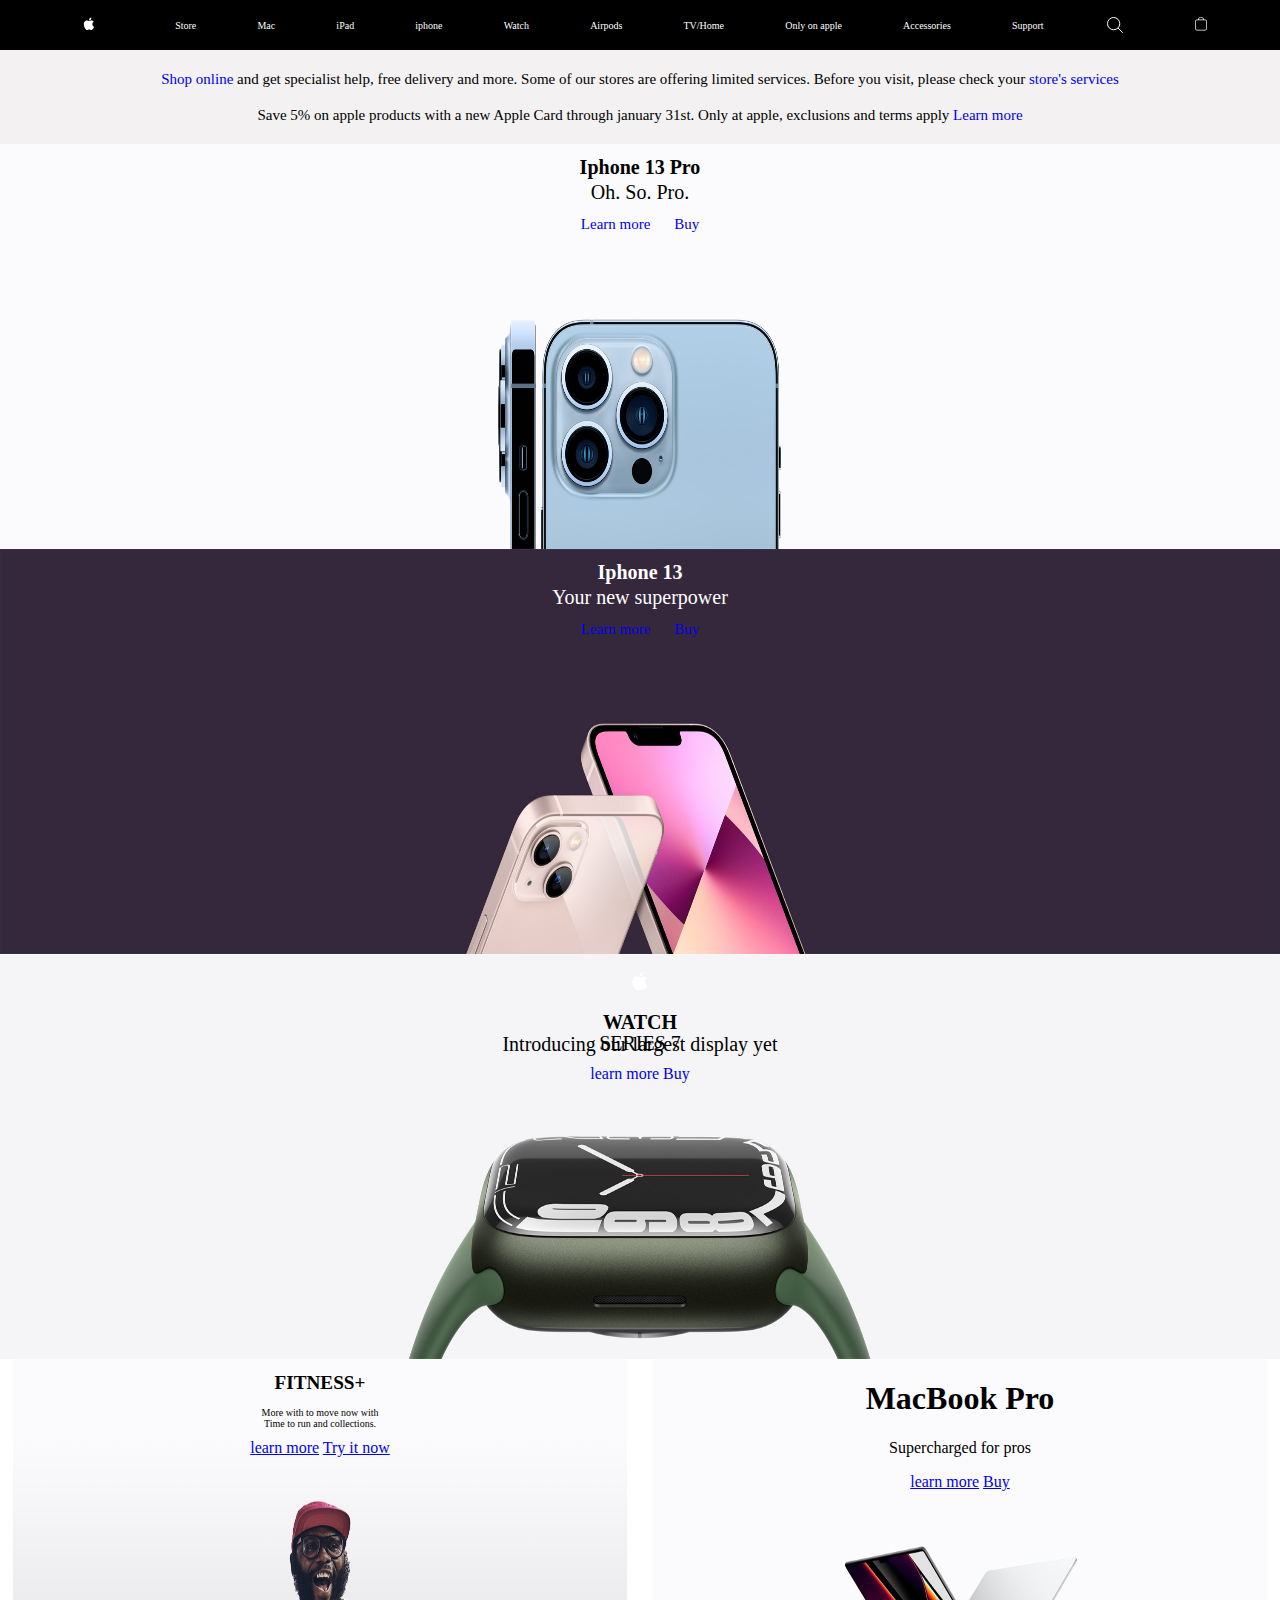
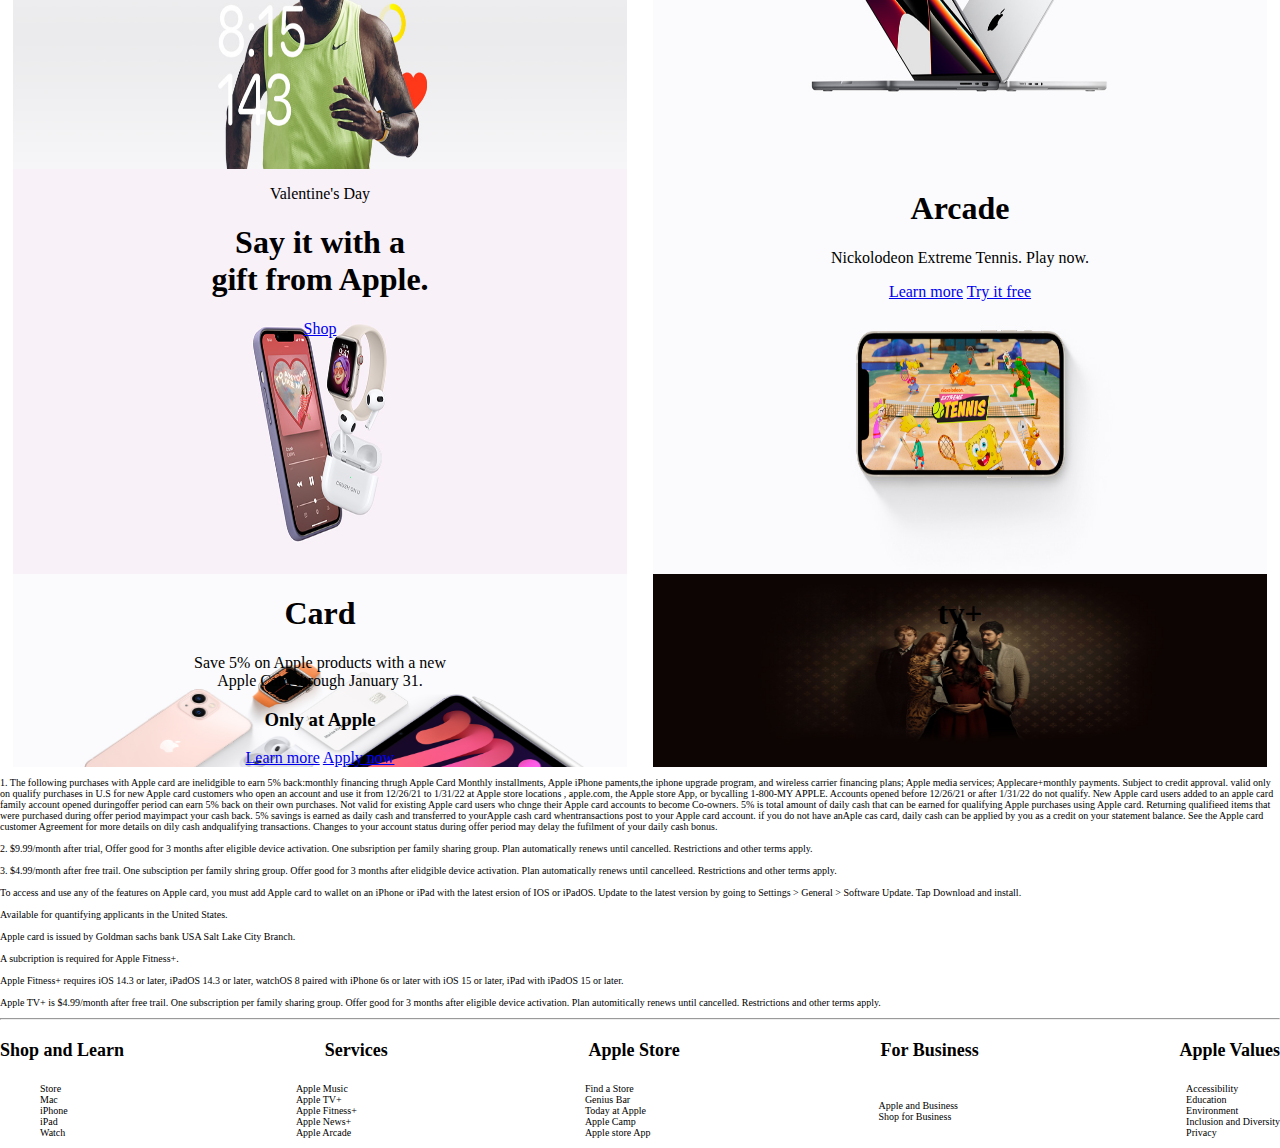
<file: index.html>
<!DOCTYPE html>
<html lang="en">

<head>
    <meta charset="UTF-8">
    <meta http-equiv="X-UA-Compatible" content="IE=edge">
    <meta name="viewport" content="width=device-width, initial-scale=1.0">
    <title>Home</title>
    <link rel="stylesheet" href="./style.css">
</head>

<body>
    <div class="navbar">
        <div class="nav-items">
            <img class="apple-logo" src="./img/apple_logo.svg">
            <a href="#">Store</a>
            <a href="#">Mac</a>
            <a href="#">iPad</a>
            <a href="#">iphone</a>
            <a href="./watches.html">Watch</a>
            <a href="#">Airpods</a>
            <a href="./tvpage.html">TV/Home</a>
            <a href="#">Only on apple</a>
            <a href="#">Accessories</a>
            <a href="#">Support</a>
            <img class="search" src="./img/search.svg" alt="search">
            <img src="./img/bag_logo.svg" alt="bag logo">
         </div>
    </div>
    <div class="header">

        <div class="heading">
            <span><a href="#">Shop online</a> and get specialist help, free delivery and more. Some of our stores are
                offering limited services. Before you visit, please check your <a href="#">store's services </a> <br>
                <br> Save
                5% on apple products with a new Apple Card through january 31st. Only at apple, exclusions and terms
                apply
                <a href="#">Learn more</a>
            </span>
        </div>
    </div>

    <div class="banner">
        <div class="banner-text">
            <h1>Iphone 13 Pro</h1>
            <p>Oh. So. Pro.</p>
            <a href="#">Learn more </a> <a href="#">Buy</a>
        </div>
    </div>
    <div class="banner2">
        <div class="banner-text2">
            <h1>Iphone 13</h1>
            <p>Your new superpower</p>
            <a href="#">Learn more </a> <a href="#">Buy</a>
        </div>
    </div>
    <div class="banner3">
        <div class="banner-text3">
            <img class="apple logo" src="./img/apple_logo.svg">
            <h1>WATCH</h1>
            <p>SERIES 7 <br> Introducing our largest display yet</p>
            <a href="#">learn more</a> <a href="#">Buy</a>
        </div>
    </div>
    <div class="banner4">
        <div class="abannertext">
            <h1>FITNESS+</h1>
            <p>More with to move now with<br>Time to run and collections.</p>
            <a href="#">learn more</a> <a href="#">Try it now</a>
        </div>
        <div class="bbannertext">
            <h1>MacBook Pro</h1>
            <p>Supercharged for pros</p>
            <a href="#">learn more</a> <a href="#">Buy</a>
        </div>
    </div>
    <div class="banner5">
        <div class="bta">
            <p>Valentine's Day</p>
            <h1>Say it with a<br>gift from Apple.</h1>
            <a href="#">Shop</a>
        </div>
        <div class="btb">
            <h1>Arcade</h1>
            <p>Nickolodeon Extreme Tennis. Play now.</p>
            <a href="#">Learn more</a> <a href="#">Try it free</a>
        </div>
    </div>
    <div class="banner6">
        <div class="b6a">
            <h1>Card</h1>
            <p>Save 5% on Apple products with a new <br> Apple Card through January 31.</p>
            <h3>Only at Apple</h3>
            <a href="#">Learn more</a> <a href="#">Apply now</a>
        </div>
        <div class="b6b">
            <h1>tv+</h1>
        </div>
     </div>
    <div class="writeup">
        <p>1. The following purchases with Apple card are inelidgible to earn 5% back:monthly financing thrugh Apple Card Monthly installments, Apple iPhone paments,the iphone upgrade program, and wireless carrier  financing plans; Apple media services; Applecare+monthly payments. Subject to credit approval. valid only on qualify purchases in U.S for new Apple card customers who open an account and use it from 12/26/21 to 1/31/22 at Apple store locations , apple.com, the Apple store App, or bycalling 1-800-MY APPLE. Accounts opened before 12/26/21 or after 1/31/22 do not qualify. New Apple card users added to an apple card family account opened duringoffer period can earn 5% back on their own purchases. Not valid for existing Apple card users who chnge their Apple card accounts to become Co-owners. 5% is total amount of daily cash that can be earned for qualifying Apple purchases using Apple card. Returning qualifieed items that were purchased during offer period mayimpact your cash back. 5% savings is earned as daily cash and transferred to yourApple cash card whentransactions post to your Apple card account. if you do not have anAple cas card, daily cash can be applied by you as a credit on your statement balance. See the Apple card customer Agreement for more details on dily cash andqualifying transactions. Changes to your account status during offer period may delay the fufilment of your daily cash bonus.<br><br>2. $9.99/month after trial, Offer good for 3 months after eligible device activation. One subsription per family sharing group. Plan automatically renews until cancelled. Restrictions and other terms apply. <br><br>3. $4.99/month after free trail. One subsciption per family shring group. Offer good for 3 months after elidgible device activation. Plan automatically renews until cancelleed. Restrictions and other terms apply. <br><br> To access and use any of the features on Apple card, you must add Apple card to wallet on an iPhone or iPad with the latest ersion of IOS or iPadOS. Update to the latest version by going to Settings > General > Software Update. Tap Download and install. <br><br> Available for quantifying applicants in the United States. <br><br> Apple card is issued by Goldman sachs bank USA Salt Lake City Branch. <br><br> A subcription is required for Apple Fitness+. <br><br> Apple Fitness+ requires iOS 14.3 or later, iPadOS 14.3 or later, watchOS 8 paired with iPhone 6s or later with iOS 15 or later, iPad with iPadOS 15 or later. <br><br> Apple TV+ is $4.99/month after free trail. One subscription per family sharing group. Offer good for 3 months after eligible device activation. Plan automitically renews until cancelled. Restrictions and other terms apply. </p>

    </div>
    <hr>
    <div class="list">
        <h1>Shop and Learn</h1>
        <h1>Services</h1>
        <h1>Apple Store</h1>
        <h1>For Business</h1>
        <h1>Apple Values</h1>
    </div>
    <div class="listwords">
    <ul>
        <li>Store</li>
        <li>Mac</li>
        <li>iPhone</li>
        <li>iPad</li>
        <li>Watch</li>
    </ul>
    <ul>
        <li>Apple Music</li>
        <li>Apple TV+</li>
        <li>Apple Fitness+</li>
        <li>Apple News+</li>
        <li>Apple Arcade</li>
    </ul>
    <ul>
        <li>Find a Store</li>
        <li>Genius Bar</li>
        <li>Today at Apple</li>
        <li>Apple Camp</li>
        <li>Apple store App</li>
    </ul>
    <ul>
        <li>Apple and Business</li>
        <li>Shop for Business</li>
        <li></li>
        <li></li>
        <li></li>
    </ul>
    <ul>
        <li>Accessibility</li>
        <li>Education</li>
        <li>Environment</li>
        <li>Inclusion and Diversity</li>
        <li>Privacy</li>
    </ul>
    </div>

</body>

</html>
</file>
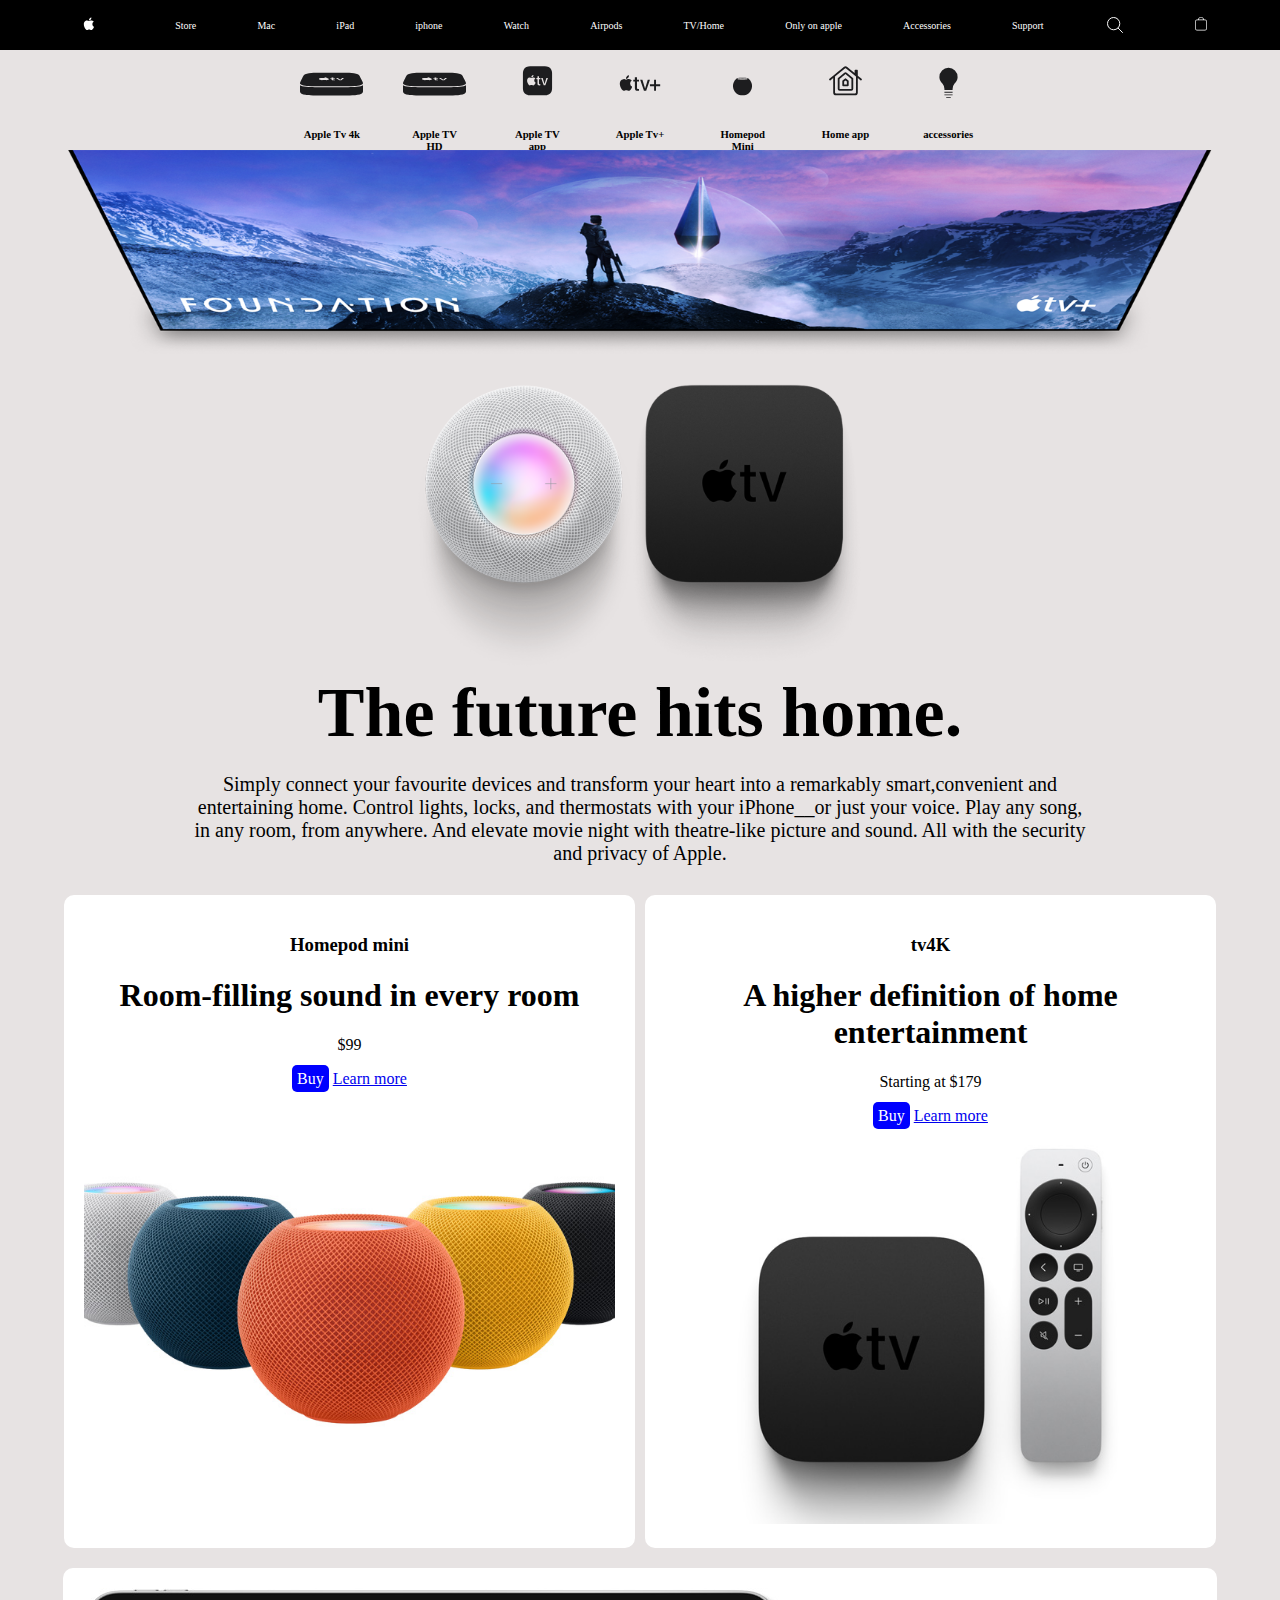
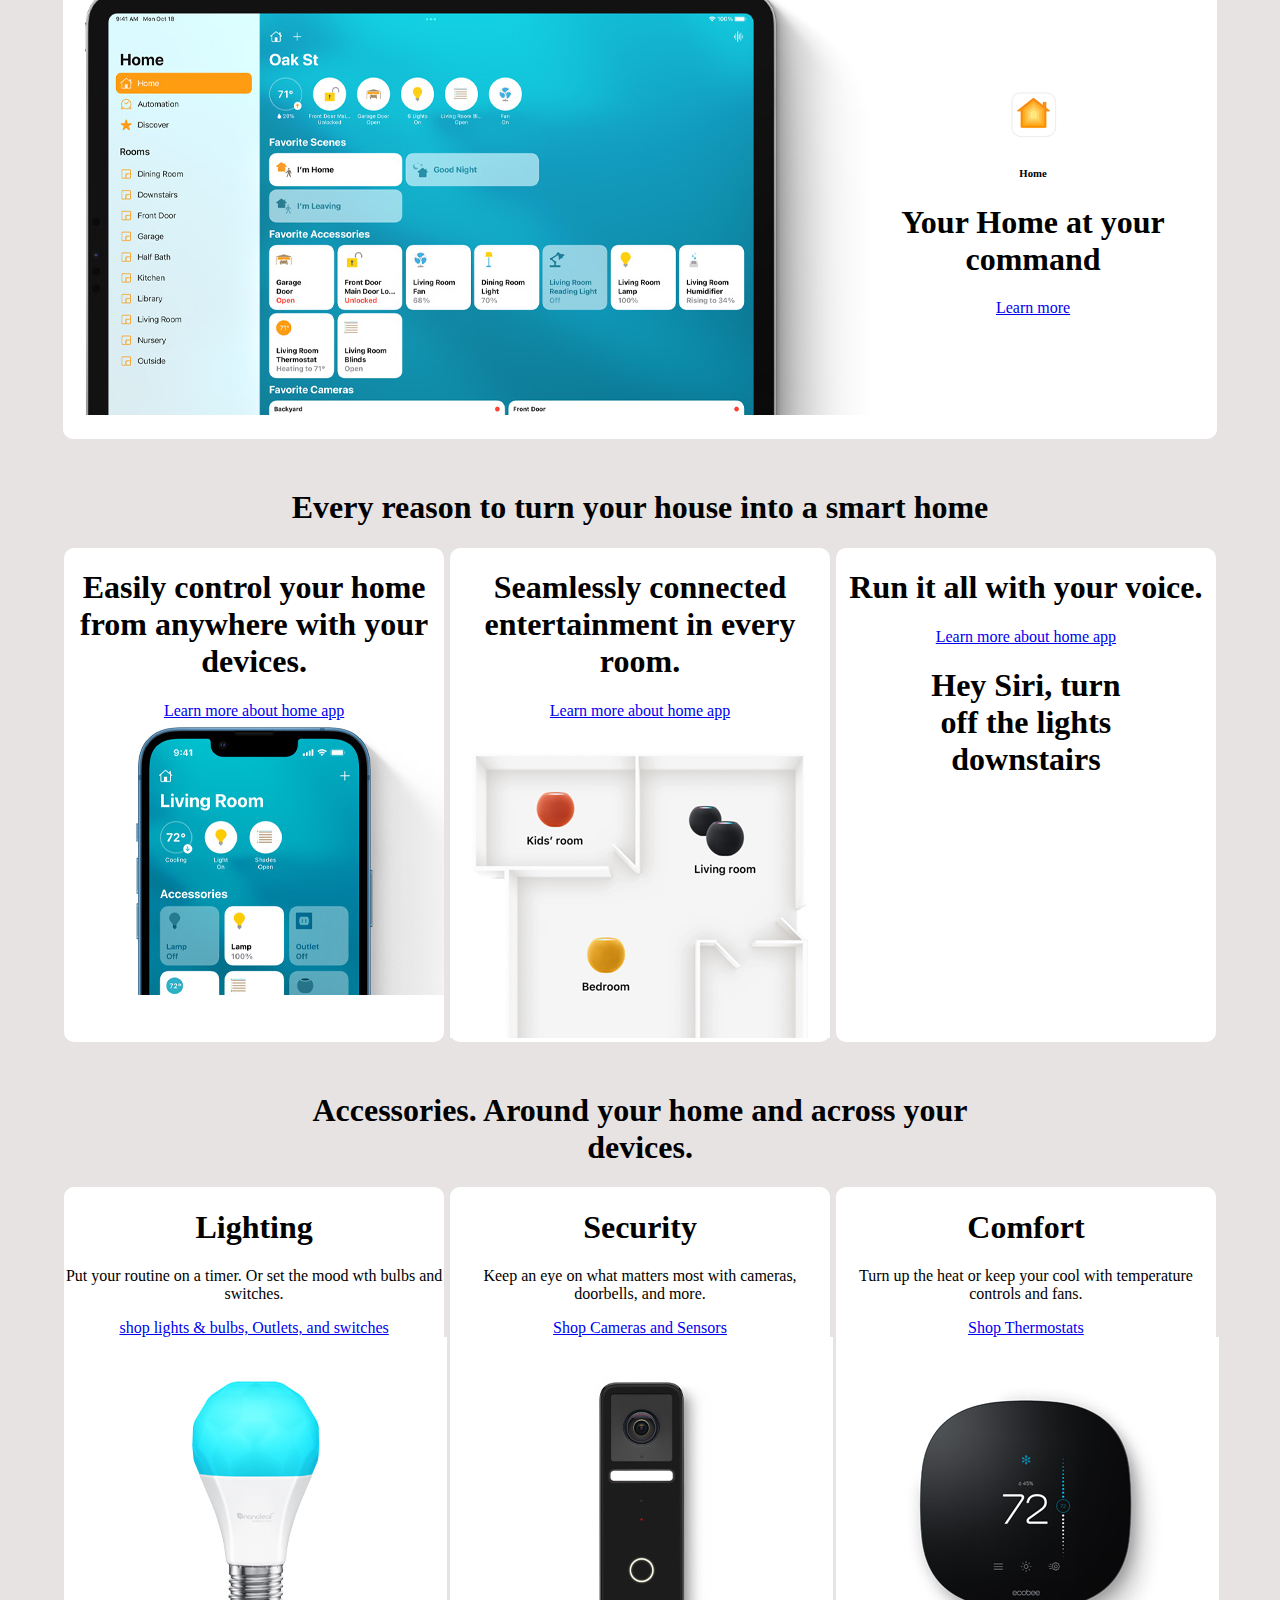
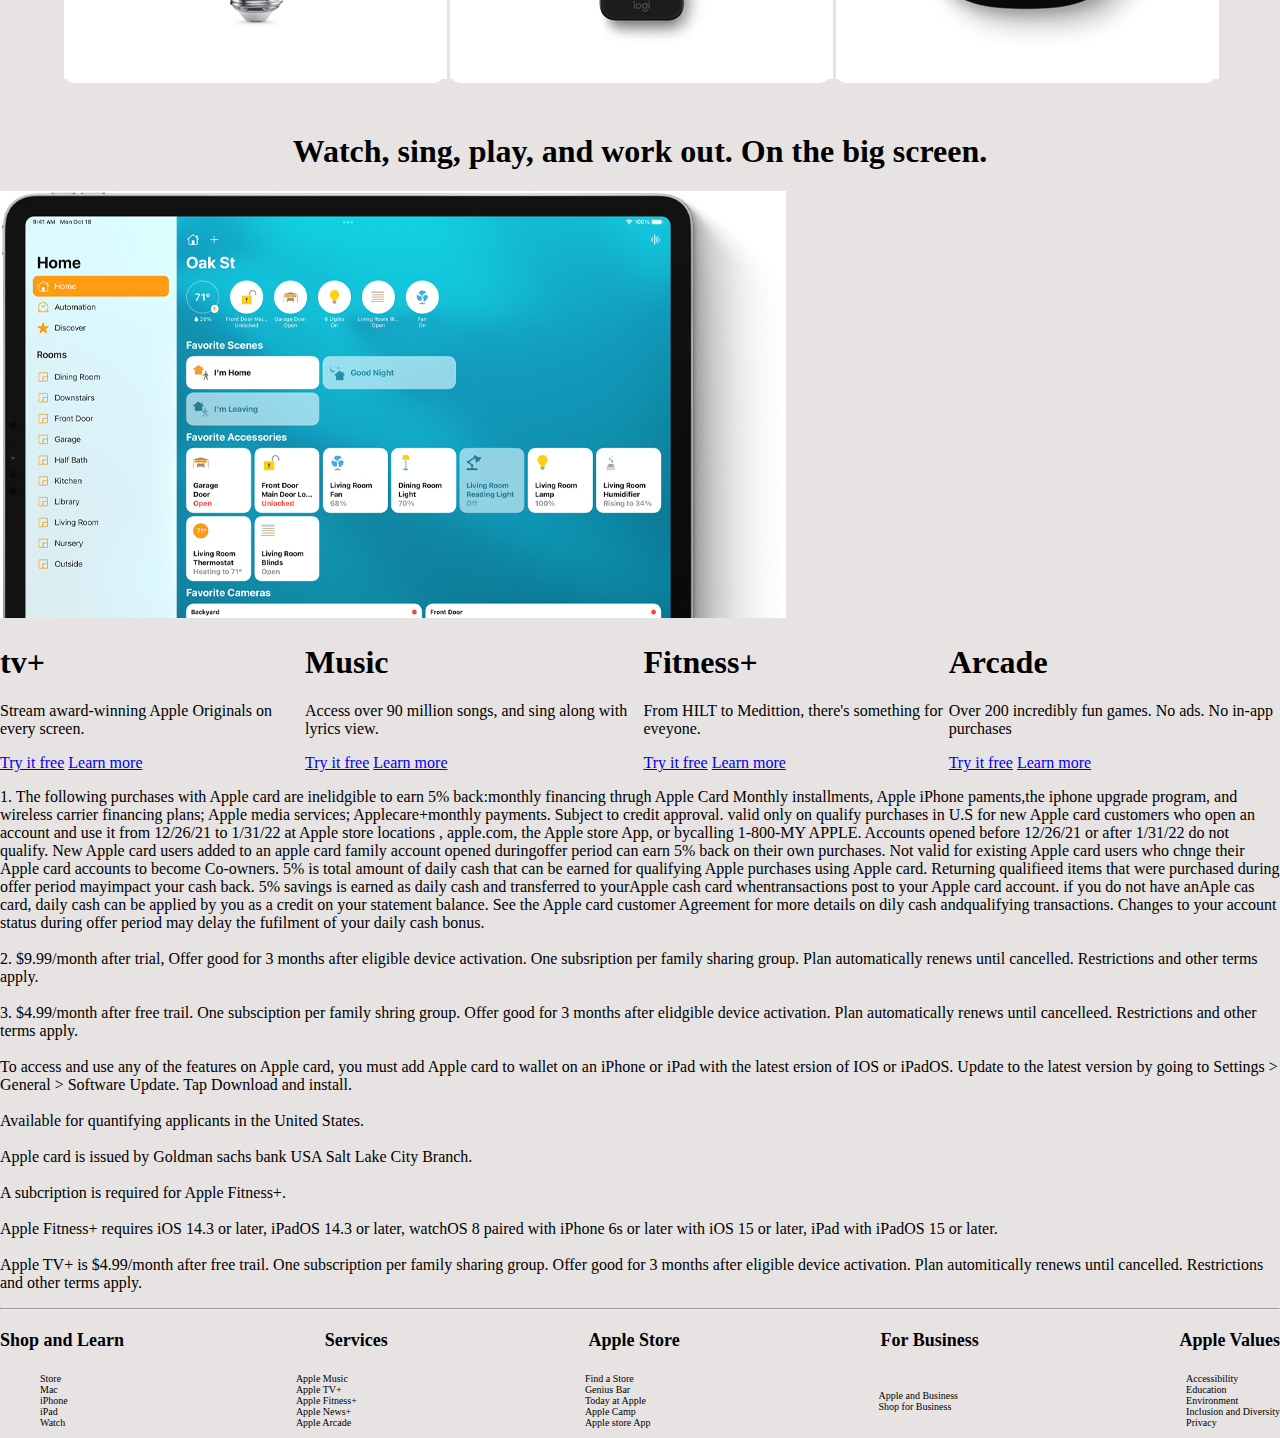
<file: tvpage.html>
<!DOCTYPE html>
<html lang="en">

<head>
    <meta charset="UTF-8">
    <meta http-equiv="X-UA-Compatible" content="IE=edge">
    <meta name="viewport" content="width=device-width, initial-scale=1.0">
    <title>tvpage</title>
    <link rel="stylesheet" href="./style.css">
</head>

<body class="tv-body">
    <div class="navbar">
        <div class="nav-items">
            <img class="apple-logo" src="./img/apple_logo.svg">
            <a href="#">Store</a>
            <a href="#">Mac</a>
            <a href="#">iPad</a>
            <a href="#">iphone</a>
            <a href="#">Watch</a>
            <a href="#">Airpods</a>
            <a href="#">TV/Home</a>
            <a href="#">Only on apple</a>
            <a href="#">Accessories</a>
            <a href="#">Support</a>
            <img class="search" src="./img/search.svg" alt="search">
            <img src="./img/bag_logo.svg" alt="bag logo">
        </div>
    </div>
    <div class="secondnav">
        <div class="nav-img">
            <img class="#" src="./img/apple_tv.svg">
            <h6>Apple Tv 4k</h6>
        </div>
        <div class="nav-img">
            <img src="./img/apple_tv.svg">
            <h6>Apple TV HD</h6>
        </div>
        <div class="nav-img">
            <img src="./img/apple_tv_app.svg">
            <h6>Apple TV app</h6>
        </div>
        <div class="nav-img">
            <img src="./img/apple_tv_plus.svg">
            <h6>Apple Tv+</h6>
        </div>
        <div class="nav-img">
            <img src="./img/homepodmini.svg">
            <h6>Homepod Mini</h6>
        </div>
        <div class="nav-img">
            <img src="./img/homeapp.svg">
            <h6>Home app</h6>
        </div>
        <div class="nav-img">
            <img src="./img/accessories.svg">
            <h6>accessories</h6>
        </div>
    </div>
    <div class="firstbar">
        <div class="tv-bar">
            <img class="#" src="./img/hero_tv.png">
        </div>
        <div class="tv2">
            <img src="./img/hero_homepod_appletv_lockup.png">
        </div>
        <div class="first-text">
            <h1>The future hits home.</h1>
            <p>Simply connect your favourite devices and transform your heart into a remarkably smart,convenient and
                entertaining home. Control lights, locks, and thermostats with your iPhone__or just your voice. Play
                any song, in any room, from anywhere. And elevate movie night with theatre-like picture and sound.
                All with the security and privacy of Apple.</p>
        </div>
    </div>

    <div class="first-cards">
        <div class="row1">
            <div class="col-1">
                <div class="row-1">
                    <h3>Homepod mini</h3>
                    <h1>Room-filling sound in every room</h1>
                    <p>$99</p>
                    <div class="links">
                        <a class="buy-a" href="#">Buy</a>
                        <a href="#">Learn more</a>
                    </div>
                </div>
                <div class="row-2">
                    <img src="./img/room_filling_sound.jpg" alt="">
                </div>
            </div>
            <div class="col-1">
                <div class="row-1">
                    <h3>tv4K</h3>
                    <h1>A higher definition of home entertainment</h1>
                    <p>Starting at $179</p>
                    <div class="links">
                        <a class="buy-a" href="#">Buy</a>
                        <a href="#">Learn more</a>
                    </div>
                </div>
                <div class="row-2">
                    <img src="./img/higher_definition.jpg" alt="">
                </div>
            </div>
        </div>
        <div class="row2">
            <div class="col1">
                <img src="./img/your_home_at_your_command.jpg" alt="">
            </div>
            <div class="col2">
                <img src="./img/home_icon.png" alt="">
                <h6>Home</h6>
                <h1>Your Home at your command</h1>
                <a href="#">Learn more</a>
            </div>
        </div>
    </div>

    <div class="card-container">
        <div class="card-header">
            <h1>Every reason to turn your house into a smart home</h1>
        </div>
        <div class="my-cards">
            <div class="card">
                <div class="card-tittles">
                    <h1>Easily control your home from anywhere with your devices.</h1>
                </div>
                <div class="card-link">
                    <a href="#">Learn more about home app</a>
                </div>
                <div class="card-img">
                    <img src="./img/control_your_home.jpg" alt="">
                </div>
            </div>
            <div class="card">
                <div class="card-tittles">
                    <h1>Seamlessly connected entertainment in every room.</h1>
                </div>
                <div class="card-link">
                    <a href="#">Learn more about home app</a>
                </div>
                <div class="card-img">
                    <img src="./img/seemlessly_connected.jpg" alt="">
                </div>
            </div>
            <div class="card">
                <div class="card-tittles">
                    <h1>Run it all with your voice.</h1>
                </div>
                <div class="card-link">
                    <a href="#">Learn more about home app</a>
                </div>
                <div class="card-text">
                    <h1>Hey Siri, turn<br> off the lights<br> downstairs</h1>
                </div>
            </div>
        </div>

    </div>

    <div class="card-container">
        <div class="card-header">
            <h1>Accessories. Around your home and across your devices.</h1>
        </div>
        <div class="my-cards">
            <div class="card">
                <div class="card-tittles">
                    <h1>Lighting</h1>
                    <p>Put your routine on a timer. Or set the mood wth bulbs and switches.</p>
                </div>
                <div class="card-link">
                    <a href="#">shop lights & bulbs, Outlets, and switches</a>
                </div>
                <div class="card-img">
                    <img src="./img/lighting.jpg" alt="">
                </div>
            </div>
            <div class="card">
                <div class="card-tittles">
                    <h1>Security</h1>
                    <p>Keep an eye on what matters most with cameras, doorbells, and more.</p>
                </div>
                <div class="card-link">
                    <a href="#">Shop Cameras and Sensors</a>
                </div>
                <div class="card-img">
                    <img src="./img/security.jpg" alt="">
                </div>
            </div>
            <div class="card">
                <div class="card-tittles">
                    <h1>Comfort</h1>
                    <p>Turn up the heat or keep your cool with temperature controls and fans.</p>
                </div>
                <div class="card-link">
                    <a href="#">Shop Thermostats</a>
                </div>
                <div class="card-img">
                    <img src="./img/comfort.jpg" alt="">
                </div>
            </div>
        </div>

    </div>
    <div class="man-text">
        <h1>Watch, sing, play, and work out. On the big screen.</h1>
    </div>
    <div class="manpic">
        <img src="./img/your_home_at_your_command.jpg">
    </div>
    </div>
    <div class="closingNav">
        <div class="cl1">
            <h1>tv+</h1>
            <p>Stream award-winning Apple Originals on every screen.</p>
            <a href="#">Try it free</a>
            <a href="#">Learn more</a>
        </div>
        <div class="cl2">
            <h1>Music</h1>
            <p>Access over 90 million songs, and sing along with lyrics view.</p>
            <a href="#">Try it free</a>
            <a href="#">Learn more</a>
        </div>
        <div class="cl3">
            <h1>Fitness+</h1>
            <p>From HILT to Medittion, there's something for eveyone.</p>
            <a href="#">Try it free</a>
            <a href="#">Learn more</a>
        </div>
        <div class="cl4">
            <h1>Arcade</h1>
            <p>Over 200 incredibly fun games. No ads. No in-app purchases</p>
            <a href="#">Try it free</a>
            <a href="#">Learn more</a>
        </div>
    </div>
    <div class="end">
        <p>1. The following purchases with Apple card are inelidgible to earn 5% back:monthly financing thrugh Apple
            Card Monthly installments, Apple iPhone paments,the iphone upgrade program, and wireless carrier financing
            plans; Apple media services; Applecare+monthly payments. Subject to credit approval. valid only on qualify
            purchases in U.S for new Apple card customers who open an account and use it from 12/26/21 to 1/31/22 at
            Apple store locations , apple.com, the Apple store App, or bycalling 1-800-MY APPLE. Accounts opened before
            12/26/21 or after 1/31/22 do not qualify. New Apple card users added to an apple card family account opened
            duringoffer period can earn 5% back on their own purchases. Not valid for existing Apple card users who
            chnge their Apple card accounts to become Co-owners. 5% is total amount of daily cash that can be earned for
            qualifying Apple purchases using Apple card. Returning qualifieed items that were purchased during offer
            period mayimpact your cash back. 5% savings is earned as daily cash and transferred to yourApple cash card
            whentransactions post to your Apple card account. if you do not have anAple cas card, daily cash can be
            applied by you as a credit on your statement balance. See the Apple card customer Agreement for more details
            on dily cash andqualifying transactions. Changes to your account status during offer period may delay the
            fufilment of your daily cash bonus.<br><br>2. $9.99/month after trial, Offer good for 3 months after
            eligible device activation. One subsription per family sharing group. Plan automatically renews until
            cancelled. Restrictions and other terms apply. <br><br>3. $4.99/month after free trail. One subsciption per
            family shring group. Offer good for 3 months after elidgible device activation. Plan automatically renews
            until cancelleed. Restrictions and other terms apply. <br><br> To access and use any of the features on
            Apple card, you must add Apple card to wallet on an iPhone or iPad with the latest ersion of IOS or iPadOS.
            Update to the latest version by going to Settings > General > Software Update. Tap Download and install.
            <br><br> Available for quantifying applicants in the United States. <br><br> Apple card is issued by Goldman
            sachs bank USA Salt Lake City Branch. <br><br> A subcription is required for Apple Fitness+. <br><br> Apple
            Fitness+ requires iOS 14.3 or later, iPadOS 14.3 or later, watchOS 8 paired with iPhone 6s or later with iOS
            15 or later, iPad with iPadOS 15 or later. <br><br> Apple TV+ is $4.99/month after free trail. One
            subscription per family sharing group. Offer good for 3 months after eligible device activation. Plan
            automitically renews until cancelled. Restrictions and other terms apply.
        </p>

    </div>
    <hr>
    <div class="list">
        <h1>Shop and Learn</h1>
        <h1>Services</h1>
        <h1>Apple Store</h1>
        <h1>For Business</h1>
        <h1>Apple Values</h1>
    </div>
    <div class="listwords">
        <ul>
            <li>Store</li>
            <li>Mac</li>
            <li>iPhone</li>
            <li>iPad</li>
            <li>Watch</li>
        </ul>
        <ul>
            <li>Apple Music</li>
            <li>Apple TV+</li>
            <li>Apple Fitness+</li>
            <li>Apple News+</li>
            <li>Apple Arcade</li>
        </ul>
        <ul>
            <li>Find a Store</li>
            <li>Genius Bar</li>
            <li>Today at Apple</li>
            <li>Apple Camp</li>
            <li>Apple store App</li>
        </ul>
        <ul>
            <li>Apple and Business</li>
            <li>Shop for Business</li>
            <li></li>
            <li></li>
            <li></li>
        </ul>
        <ul>
            <li>Accessibility</li>
            <li>Education</li>
            <li>Environment</li>
            <li>Inclusion and Diversity</li>
            <li>Privacy</li>
        </ul>
    </div>

</body>
</div>

</body>

</html>
</file>
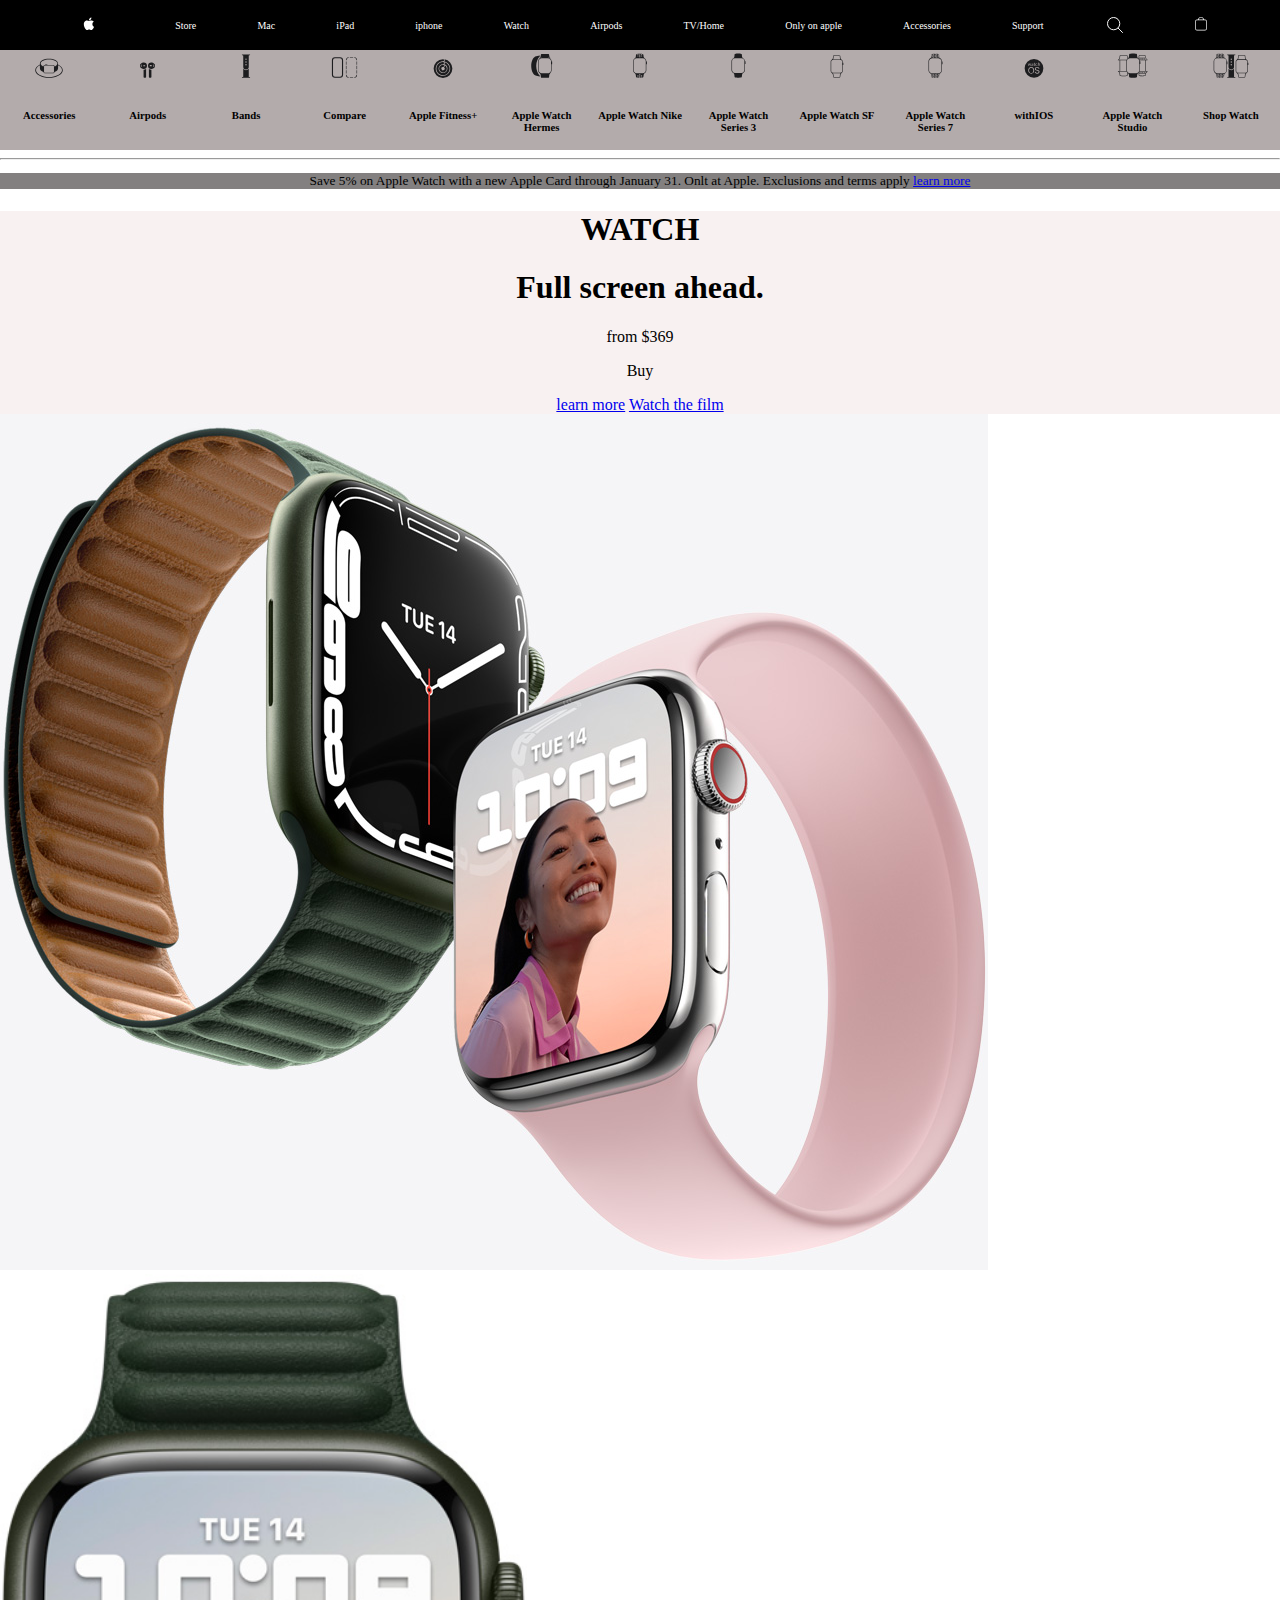
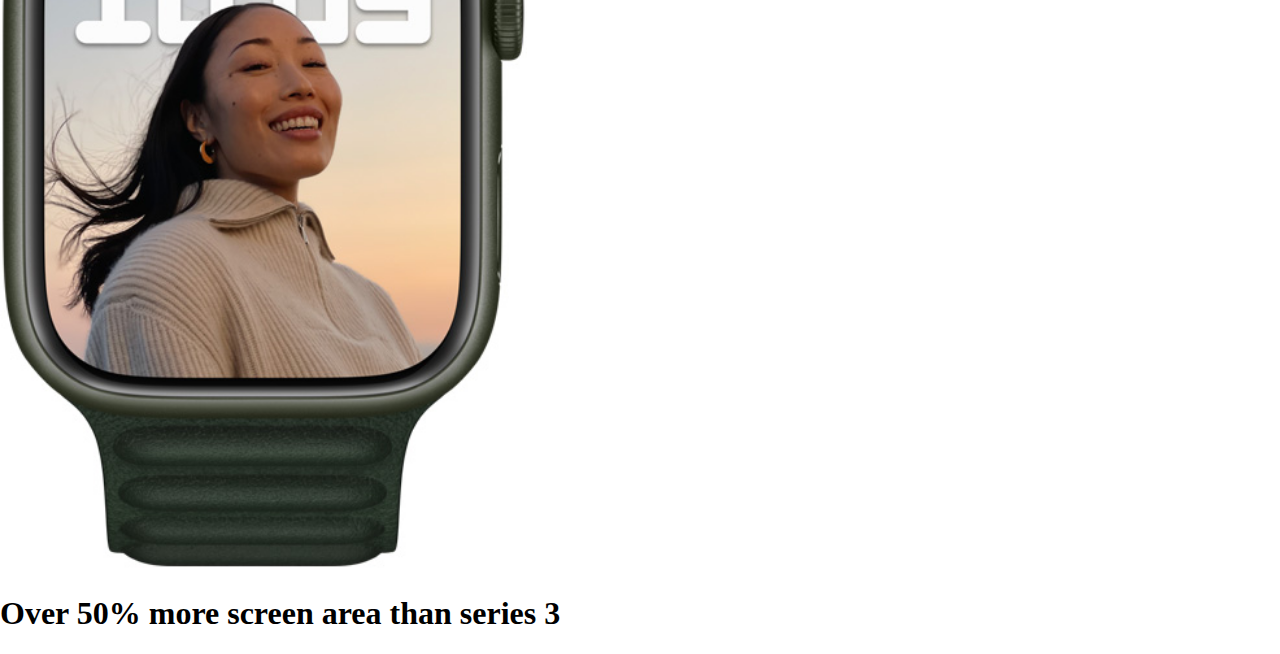
<file: watches.html>
<!DOCTYPE html>
<html lang="en">

<head>
    <meta charset="UTF-8">
    <meta http-equiv="X-UA-Compatible" content="IE=edge">
    <meta name="viewport" content="width=device-width, initial-scale=1.0">
    <title>watches</title>
    <link rel="stylesheet" href="./style.css">
</head>

<body>
    <div class="navbar">
        <div class="nav-items">
            <img class="apple-logo" src="./img/apple_logo.svg">
            <a href="#">Store</a>
            <a href="#">Mac</a>
            <a href="#">iPad</a>
            <a href="#">iphone</a>
            <a href="#">Watch</a>
            <a href="#">Airpods</a>
            <a href="#">TV/Home</a>
            <a href="#">Only on apple</a>
            <a href="#">Accessories</a>
            <a href="#">Support</a>
            <img class="search" src="./img/search.svg" alt="search">
            <img src="./img/bag_logo.svg" alt="bag logo">
        </div>
    </div>
    <div class="navbar2">
        <div class="nb2-img">
            <img src="./img/watch_nav_accessories.svg">
            <h6>Accessories</h6>
        </div>
        <div class="nb2-img">
            <img src="./img/watch_nav_airpods.svg">
            <h6>Airpods</h6>
        </div>
        <div class="nb2-img">
            <img src="./img/watch_nav_bands.svg">
            <h6>Bands</h6>
        </div>
        <div class="nb2-img">
            <img src="./img/watch_nav_compare.svg">
            <h6>Compare</h6>
        </div>
        <div class="nb2-img">
            <img src="./img/watch_nav_fitness.svg">
            <h6>Apple Fitness+</h6>
        </div>
        <div class="nb2-img">
            <img src="./img/watch_nav_hermes.svg">
            <h6>Apple Watch Hermes</h6>
        </div>
        <div class="nb2-img">
            <img src="./img/watch_nav_nike.svg">
            <h6>Apple Watch Nike</h6>
        </div>
        <div class="nb2-img">
            <img src="./img/watch_nav_se.svg">
            <h6>Apple Watch Series 3</h6>
        </div>
        <div class="nb2-img">
            <img src="./img/watch_nav_series_3.svg">
            <h6>Apple Watch SF</h6>
        </div>
        <div class="nb2-img">
            <img src="./img/watch_nav_series_7.svg">
            <h6>Apple Watch Series 7</h6>
        </div>
        <div class="nb2-img">
            <img src="./img/watch_nav_watch_os.svg">
            <h6>withIOS</h6>
        </div>
        <div class="nb2-img">
            <img src="./img/watch_nav_studio.svg">
            <h6>Apple Watch Studio</h6>
        </div>
        <div class="nb2-img">
            <img src="./img/watch_nav_shop_watch.svg">
            <h6>Shop Watch</h6>
        </div>
    </div>
        <hr>
        <div class="sentence">
            <p>Save 5% on Apple Watch with a new Apple Card through January 31. Onlt at Apple. Exclusions and terms apply <a href="#">learn more</a> </p>
        </div>
    
            <div class="firstrow-text">
            <h1>WATCH</h1>
            <h1>Full screen ahead.</h1>
            <p>from $369</p>
            <p>Buy</p>
            <a href="#">learn more</a> <a href="#">Watch the film </a>
           </div> 
        <div class="firstrow">
            <img src="./img/hero_s7.jpg"> 
        </div>
        <div class="secondrow">
            </div>
            <div class="secondrow-text">
                <h1>Over 50% more screen area than series 3</h1>
            </div>
        </div>













    </div>


</body>

</html>
</file>
<file: style.css>
body{
    margin: 0;
    padding: 0;
}

.navbar{
    background-color: black;
}
.navbar .nav-items{
    display: flex;
    justify-content: space-between;
    align-items: center;
    padding: 10px 0;
width: 100%;
}


.navbar .nav-items{
    width: 90%;
    margin: auto;
}

.navbar a{
    text-decoration: none;
    color: white;
    font-size: 10px;
}

.navbar .apple-logo{
    width: 50px;
}

.navbar .search{
    width: 20px;
}

.navbar img{
    width: 30px;
    height: 30px;
}

.header{
    background-color: rgb(243, 241, 241);
    text-align: center;
    padding: 20px
}

.header span{
    font-size: 15px;
}
.heading{
    width: 90%;
    margin: auto;
}

.heading a{
    text-decoration: none;
}

.banner{
    background-image: url('./img/iphone-13-pro.jpg');
    background-size: 100% 100%;
    background-repeat: no-repeat;
    height: 45vh;
    text-align: center;
}

.banner .banner-text{
    padding: 8px 8px;
}

.banner h1, .banner p{
    font-size: 20px;
    line-height: 5px;
}

.banner a{
    line-height: 0px;
    font-size: 15px;
    margin: 10px;
    text-decoration: none;
    padding-bottom: 5px;
}
.banner2 {
    background-image: url('./img/iphone-13.jpg');
    background-size: 100% 100%;
    background-repeat: no-repeat;
    height: 45vh;
    text-align: center;
}
.banner2 .banner-text2{
    padding: 8px 8px;
}
.banner2 h1, .banner2 p{
    font-size: 20px;
    line-height: 5px;
    color: white;
}
.banner2 a{
    line-height: 0px;
    font-size: 15px; 
    margin: 10px;
    text-decoration: none;
    padding-bottom: 5px;
}
.banner3 {
    background-image: url('./img/watch.jpg');
    background-size: 100% 100%;
    background-repeat: no-repeat;
    height: 45vh;
    text-align: center;
}
.banner3 .banner-text3{
    padding: 7px 7px;
}
.banner3 h1, .banner3 p{
    font-size: 20px;
    line-height: 1px;
}
.banner3 a{
    text-decoration: none;
    padding-bottom: 5px;
}
.banner3 .apple log {
    display: flex;
}
.banner4 {
    display: flex;
    justify-content: space-around;
}
.banner4 .abannertext{
    background-image: url('./img/fitness.jpg'); width: 48%; 
    background-size: 100% 100%;
    background-repeat: no-repeat;
    text-align: center;
    height: 45vh;

}
.banner4 .abannertext {
    text-decoration: none;
    padding-bottom: 5px;
}
.banner4 .abannertext h1, .abannertext p{
    font-size: 10px;
    

}
.banner4 .abannertext h1 {
    font-size: larger;
}
.banner4 .bbannertext {
    background-image: url(./img/macbook-pro.jpg); width: 48%; 
    background-size: 100% 100%;
    background-repeat: no-repeat;
    text-align: center;
    
}
.banner5 {
    display: flex;
    justify-content: space-around;
    height: 45vh;
}
.banner5 .bta {
    background-image: url(./img/valentine.jpg); width: 48%;
    background-repeat: no-repeat;
    text-align: center;
    background-size: 100% 100%;
}
.banner5 .btb {
    background-image: url(./img/arcade.jpg); width: 48%;
    background-size: 100% 100%;
    background-repeat: no-repeat;
    text-align: center;
    height: 45vh;
}
.banner6 {
    display: flex;
    justify-content: space-around;
}
.banner6 .b6a {
    background-image: url(./img/card.jpg); width: 48%;
    background-repeat: no-repeat;
    background-size: 100% 100%;
    text-align: center
}
.banner6 .b6b {
    background-image: url(./img/tv-plus.jpg); width: 48%;
    background-repeat: no-repeat;
    background-size: 100% 100%;
    text-align: center;
}
.list {
    display: flex;
    justify-content: space-between;
    align-items: center;
    font-size: xx-small;
}
.listwords ul {
    list-style: none;
    font-size: x-small;
    
}
.listwords {
    display: flex;
    justify-content: space-between;
    align-items: center;

}

.writeup {
    font-size:x-small
}
.tv-body{
    background-color: rgb(231, 227, 227);
}

.secondnav {
    width: 70%;
    margin: auto;
    display: flex;
    justify-content: center;
}

.secondnav .nav-img{
    width: 7%;
    height: 70px;
    margin: 0 20px;
    text-align: center;
}

.secondnav .nav-img img{
width: 100%;
height: 70%;
padding: 0%;
}

.firstbar {
    width: 100%;
    margin: 30px 0;
}
.firstbar .tv-bar{
    width: 100%;
}
.firstbar .tv-bar img, .firstbar .tv2 img{
    width: 100%;
}

.firstbar .first-text{
    width: 70%;
    margin: auto;
    text-align: center;
}

.firstbar .first-text h1{
    font-size: 70px;
    padding: 0;
    margin: 0;
}

.firstbar .first-text p{
    font-size: 20px;
}
.first-cards .row1{
    display: flex;
    width: 90%;
    margin: auto;
    gap: 10px;
}
.first-cards .col-1{
    width: 48%;
    background: white;
    padding: 20px;
    text-align: center;
    border-radius: 10px;
}

.first-cards .col-1 img{
    width: 100%;
    margin-top: 20px;
}

.first-cards .col-1 .row-1 .links .buy-a{
    text-decoration: none;
    padding: 5px;
    background-color: blue;
    color: white;
    border-radius: 5px;
    margin-bottom: 10px;
}
.first-cards .row2{
    display: flex;
    background-color: white;
    width: 87%;
    margin: auto;
    margin-top: 20px;
    border-radius: 10px;
    padding: 20px;
}

.first-cards .row2 .col2{
    text-align: center;
    margin: auto 0;
}

.card-container{
    width: 100%;
    text-align: center;
    margin: 50px 0;
}

.card-container .card-header{
    width: 60%;
    margin: auto;
}

.card-container .my-cards{
    width: 90%;
    margin: auto;
    display: flex;
    justify-content: space-between;
}
.man-text {
    text-align: center;
}
.closingNav {
    display: flex;
}
.card-container .card .card-text {
    
}

.card-container .my-cards .card{
    width: 33%;
    background-color: white;
    text-align: center;
    border-radius: 10px;
}
.navbar2 {
    width: 100%;
    margin: auto;
    display: flex;
    justify-content: space-between;
    background-color:rgb(179, 171, 171)

}
.navbar2 .nb2-img {
    width: 10%;
    height: 100px;
    margin: 0 6px;
    text-align: center;
}
.navbar2 .nb2-img img {
    height: 30%;
    width: 70%;
}
.sentence {
    background-color: rgb(131, 128, 128);
    font-size: smaller;
    text-align: center;
}
.firstrow-text{
   text-align: center;
   background-color: rgb(248, 241, 241);
        
}
.firstrow {
margin: auto;
    }
.secondrow {
    display: flex;
    background-image: url(./img/display_s7.jpg); width: 50%; height: 100vh;
    background-repeat: no-repeat;
    background-size: contain
}
.secondrow .secondrow-text {
    text-align: right;
}
</file>
